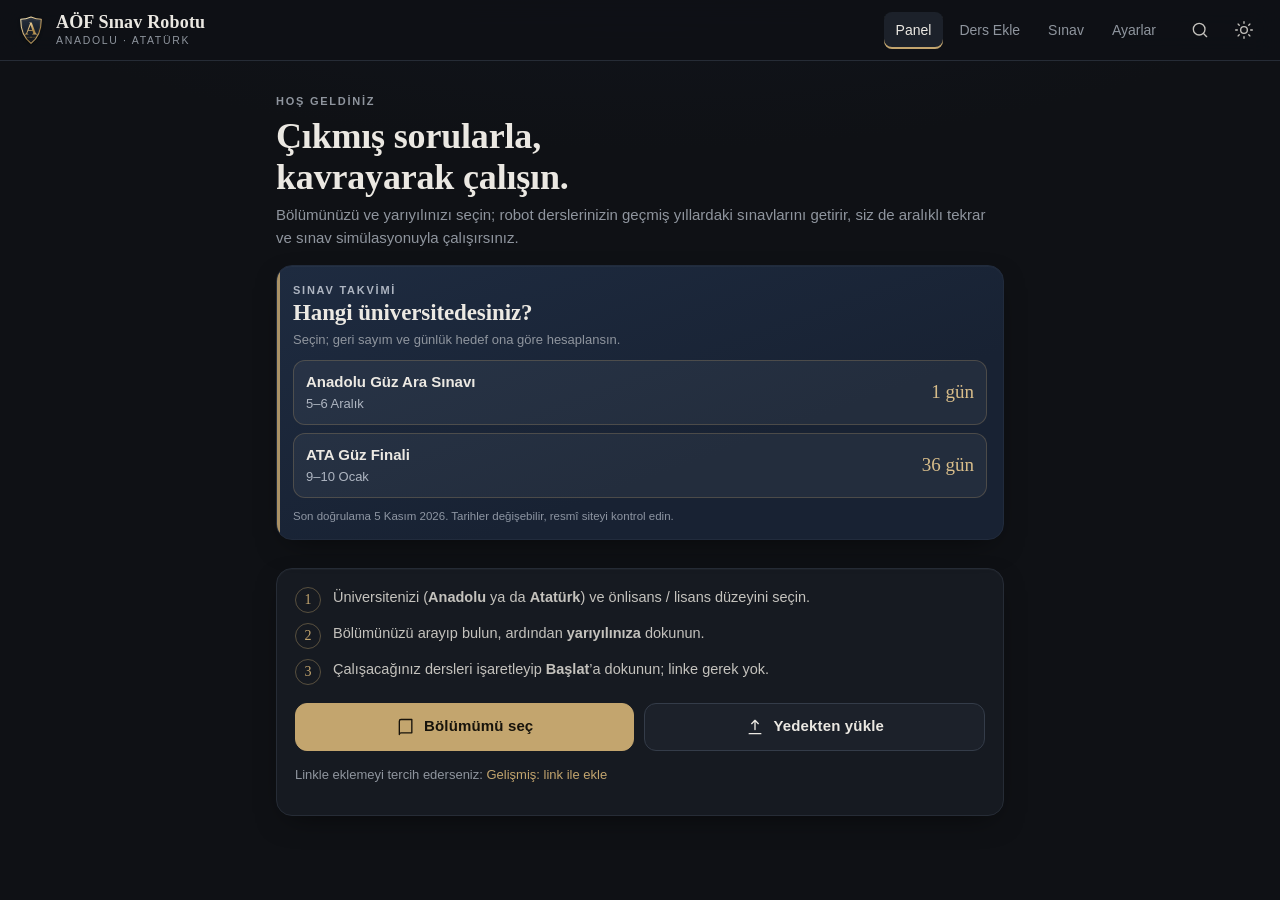
<file: index.html>
<!DOCTYPE html>
<html lang="tr" data-theme="dark">
<head>
<meta charset="UTF-8">
<meta name="viewport" content="width=device-width, initial-scale=1, viewport-fit=cover">
<title>AÖF Sınav Robotu</title>
<meta name="description" content="Anadolu AÖF ve Atatürk Üniversitesi AÖF çıkmış sınav sorularıyla kavramaya dayalı çalışma, aralıklı tekrar ve sınav simülasyonu.">
<meta name="theme-color" content="#0f1115" id="themeColor">
<meta name="apple-mobile-web-app-capable" content="yes">
<meta name="mobile-web-app-capable" content="yes">
<meta name="apple-mobile-web-app-status-bar-style" content="black-translucent">
<meta name="apple-mobile-web-app-title" content="AÖF Robotu">
<meta name="application-name" content="AÖF Robotu">
<meta name="format-detection" content="telephone=no">
<link rel="manifest" href="manifest.webmanifest">
<link rel="icon" href="assets/logo.svg" type="image/svg+xml">
<link rel="icon" href="assets/favicon-32.png" type="image/png" sizes="32x32">
<link rel="icon" href="assets/favicon-16.png" type="image/png" sizes="16x16">
<link rel="apple-touch-icon" href="assets/apple-touch-icon.png">
<link rel="apple-touch-icon" sizes="180x180" href="assets/apple-touch-icon-180.png">
<link rel="apple-touch-icon" sizes="167x167" href="assets/apple-touch-icon-167.png">
<link rel="apple-touch-icon" sizes="152x152" href="assets/apple-touch-icon-152.png">
<link rel="apple-touch-icon" sizes="120x120" href="assets/apple-touch-icon-120.png">
<link rel="apple-touch-startup-image" href="assets/splash/splash-1320x2868.jpg" media="(device-width: 440px) and (device-height: 956px) and (-webkit-device-pixel-ratio: 3) and (orientation: portrait)">
<link rel="apple-touch-startup-image" href="assets/splash/splash-1290x2796.jpg" media="(device-width: 430px) and (device-height: 932px) and (-webkit-device-pixel-ratio: 3) and (orientation: portrait)">
<link rel="apple-touch-startup-image" href="assets/splash/splash-1206x2622.jpg" media="(device-width: 402px) and (device-height: 874px) and (-webkit-device-pixel-ratio: 3) and (orientation: portrait)">
<link rel="apple-touch-startup-image" href="assets/splash/splash-1179x2556.jpg" media="(device-width: 393px) and (device-height: 852px) and (-webkit-device-pixel-ratio: 3) and (orientation: portrait)">
<link rel="apple-touch-startup-image" href="assets/splash/splash-1284x2778.jpg" media="(device-width: 428px) and (device-height: 926px) and (-webkit-device-pixel-ratio: 3) and (orientation: portrait)">
<link rel="apple-touch-startup-image" href="assets/splash/splash-1170x2532.jpg" media="(device-width: 390px) and (device-height: 844px) and (-webkit-device-pixel-ratio: 3) and (orientation: portrait)">
<link rel="apple-touch-startup-image" href="assets/splash/splash-1125x2436.jpg" media="(device-width: 375px) and (device-height: 812px) and (-webkit-device-pixel-ratio: 3) and (orientation: portrait)">
<link rel="apple-touch-startup-image" href="assets/splash/splash-1242x2688.jpg" media="(device-width: 414px) and (device-height: 896px) and (-webkit-device-pixel-ratio: 3) and (orientation: portrait)">
<link rel="apple-touch-startup-image" href="assets/splash/splash-828x1792.jpg" media="(device-width: 414px) and (device-height: 896px) and (-webkit-device-pixel-ratio: 2) and (orientation: portrait)">
<link rel="apple-touch-startup-image" href="assets/splash/splash-750x1334.jpg" media="(device-width: 375px) and (device-height: 667px) and (-webkit-device-pixel-ratio: 2) and (orientation: portrait)">
<link rel="apple-touch-startup-image" href="assets/splash/splash-1242x2208.jpg" media="(device-width: 414px) and (device-height: 736px) and (-webkit-device-pixel-ratio: 3) and (orientation: portrait)">
<link rel="stylesheet" href="assets/app.css?v=26.0">
<script>
  // Tema, ilk boyamadan önce uygulanır (yanıp sönmeyi önler)
  (function () {
    try {
      var t = localStorage.getItem('aof_theme') || 'dark';
      if (t === 'system') t = (window.matchMedia && matchMedia('(prefers-color-scheme: light)').matches) ? 'light' : 'dark';
      document.documentElement.setAttribute('data-theme', t === 'light' ? 'light' : 'dark');
    } catch (e) {}
  })();
</script>
</head>
<body>
<svg width="0" height="0" style="position:absolute" aria-hidden="true">
  <defs>
    <symbol id="i-home" viewBox="0 0 24 24"><path d="M4 10.5 12 4l8 6.5V20a1 1 0 0 1-1 1h-4.5v-6h-5v6H5a1 1 0 0 1-1-1z"/></symbol>
    <symbol id="i-plus" viewBox="0 0 24 24"><path d="M12 5v14M5 12h14"/></symbol>
    <symbol id="i-timer" viewBox="0 0 24 24"><circle cx="12" cy="13" r="8"/><path d="M12 9v4l2.5 2.5M9.5 2.5h5"/></symbol>
    <symbol id="i-gear" viewBox="0 0 24 24"><circle cx="12" cy="12" r="3"/><path d="M19.4 15a1.7 1.7 0 0 0 .3 1.8l.1.1a2 2 0 1 1-2.8 2.8l-.1-.1a1.7 1.7 0 0 0-1.8-.3 1.7 1.7 0 0 0-1 1.5V21a2 2 0 1 1-4 0v-.1a1.7 1.7 0 0 0-1.1-1.5 1.7 1.7 0 0 0-1.8.3l-.1.1a2 2 0 1 1-2.8-2.8l.1-.1a1.7 1.7 0 0 0 .3-1.8 1.7 1.7 0 0 0-1.5-1H3a2 2 0 1 1 0-4h.1a1.7 1.7 0 0 0 1.5-1.1 1.7 1.7 0 0 0-.3-1.8l-.1-.1a2 2 0 1 1 2.8-2.8l.1.1a1.7 1.7 0 0 0 1.8.3H9a1.7 1.7 0 0 0 1-1.5V3a2 2 0 1 1 4 0v.1a1.7 1.7 0 0 0 1 1.5 1.7 1.7 0 0 0 1.8-.3l.1-.1a2 2 0 1 1 2.8 2.8l-.1.1a1.7 1.7 0 0 0-.3 1.8V9a1.7 1.7 0 0 0 1.5 1H21a2 2 0 1 1 0 4h-.1a1.7 1.7 0 0 0-1.5 1z"/></symbol>
    <symbol id="i-sun" viewBox="0 0 24 24"><circle cx="12" cy="12" r="4"/><path d="M12 2v2M12 20v2M4.9 4.9l1.4 1.4M17.7 17.7l1.4 1.4M2 12h2M20 12h2M4.9 19.1l1.4-1.4M17.7 6.3l1.4-1.4"/></symbol>
    <symbol id="i-moon" viewBox="0 0 24 24"><path d="M20 14.5A8 8 0 0 1 9.5 4 8 8 0 1 0 20 14.5z"/></symbol>
    <symbol id="i-left" viewBox="0 0 24 24"><path d="m15 18-6-6 6-6"/></symbol>
    <symbol id="i-right" viewBox="0 0 24 24"><path d="m9 18 6-6-6-6"/></symbol>
    <symbol id="i-x" viewBox="0 0 24 24"><path d="M18 6 6 18M6 6l12 12"/></symbol>
    <symbol id="i-flag" viewBox="0 0 24 24"><path d="M5 21V4m0 0h11l-2 4 2 4H5"/></symbol>
    <symbol id="i-note" viewBox="0 0 24 24"><path d="M4 20h4L19 9l-4-4L4 16zM14 6l4 4"/></symbol>
    <symbol id="i-search" viewBox="0 0 24 24"><circle cx="11" cy="11" r="7"/><path d="m20 20-3.5-3.5"/></symbol>
    <symbol id="i-refresh" viewBox="0 0 24 24"><path d="M20 11a8 8 0 0 0-14.3-4.9L4 8m0-4v4h4M4 13a8 8 0 0 0 14.3 4.9L20 16m0 4v-4h-4"/></symbol>
    <symbol id="i-trash" viewBox="0 0 24 24"><path d="M4 7h16M9 7V4h6v3M6 7l1 13h10l1-13"/></symbol>
    <symbol id="i-down" viewBox="0 0 24 24"><path d="M12 4v11m0 0-4-4m4 4 4-4M5 20h14"/></symbol>
    <symbol id="i-up" viewBox="0 0 24 24"><path d="M12 15V4m0 0L8 8m4-4 4 4M5 20h14"/></symbol>
    <symbol id="i-layers" viewBox="0 0 24 24"><path d="m12 3 9 5-9 5-9-5zM3 13l9 5 9-5"/></symbol>
    <symbol id="i-alert" viewBox="0 0 24 24"><path d="M12 3 2 20h20zM12 10v4M12 17h.01"/></symbol>
    <symbol id="i-book" viewBox="0 0 24 24"><path d="M4 5a2 2 0 0 1 2-2h13v16H6a2 2 0 0 0-2 2zM4 21V5"/></symbol>
    <symbol id="i-grid" viewBox="0 0 24 24"><path d="M4 4h7v7H4zM13 4h7v7h-7zM4 13h7v7H4zM13 13h7v7h-7z"/></symbol>
    <symbol id="i-shuffle" viewBox="0 0 24 24"><path d="M16 4h4v4M4 20 20 4M20 16v4h-4M15 15l5 5M4 4l5 5"/></symbol>
    <symbol id="i-check" viewBox="0 0 24 24"><path d="m5 12 5 5 9-10"/></symbol>
    <symbol id="i-link" viewBox="0 0 24 24"><path d="M10 14a4 4 0 0 0 5.7 0l3-3a4 4 0 0 0-5.7-5.7l-1 1M14 10a4 4 0 0 0-5.7 0l-3 3a4 4 0 0 0 5.7 5.7l1-1"/></symbol>
    <symbol id="i-cloud" viewBox="0 0 24 24"><path d="M7 18a4 4 0 0 1-.5-8A6 6 0 0 1 18 9a4.5 4.5 0 0 1-.5 9zM12 11v6m0 0-2.5-2.5M12 17l2.5-2.5"/></symbol>
    <symbol id="i-bulb" viewBox="0 0 24 24"><path d="M9 18h6M10 21h4M12 3a6 6 0 0 0-3.5 10.9c.6.5 1 1.2 1 2V16h5v-.1c0-.8.4-1.5 1-2A6 6 0 0 0 12 3z"/></symbol>
    <symbol id="i-share" viewBox="0 0 24 24"><path d="M12 3v12M8 7l4-4 4 4M8.5 10H6v11h12V10h-2.5"/></symbol>
    <symbol id="i-plussq" viewBox="0 0 24 24"><rect x="4" y="4" width="16" height="16" rx="4"/><path d="M12 8.5v7M8.5 12h7"/></symbol>
  </defs>
</svg>

<header class="topbar" id="topbar">
  <a class="brand" href="#/" aria-label="AÖF Sınav Robotu — Panel">
    <span class="brand-mark" aria-hidden="true"><img src="assets/logo.svg" alt="" width="30" height="30"></span>
    <span class="brand-text"><span class="brand-name">AÖF Sınav Robotu</span><span class="brand-sub">Anadolu · Atatürk</span></span>
  </a>
  <nav class="topnav" aria-label="Ana menü">
    <a href="#/" data-nav="home">Panel</a>
    <a href="#/ekle" data-nav="add">Ders Ekle</a>
    <a href="#/sinav" data-nav="exam">Sınav</a>
    <a href="#/ayarlar" data-nav="settings">Ayarlar</a>
  </nav>
  <div class="topbar-actions">
    <a class="icon-btn" href="#/ara" aria-label="Ara"><svg><use href="#i-search"/></svg></a>
    <button class="icon-btn" data-act="toggleTheme" aria-label="Tema değiştir"><svg><use href="#i-sun" id="themeIconUse"/></svg></button>
  </div>
</header>

<main id="view" class="view" tabindex="-1"></main>

<nav class="tabbar" id="tabbar" aria-label="Alt menü">
  <a href="#/" data-nav="home"><svg><use href="#i-home"/></svg><span>Panel</span></a>
  <a href="#/ekle" data-nav="add"><svg><use href="#i-plus"/></svg><span>Ekle</span></a>
  <a href="#/sinav" data-nav="exam"><svg><use href="#i-timer"/></svg><span>Sınav</span></a>
  <a href="#/ayarlar" data-nav="settings"><svg><use href="#i-gear"/></svg><span>Ayarlar</span></a>
</nav>

<div id="toast" class="toast" role="status" aria-live="polite"></div>
<div id="modalRoot"></div>

<noscript><p style="padding:24px">Bu uygulama JavaScript gerektirir.</p></noscript>
<script src="assets/app.js?v=26.0"></script>
</body>
</html>
</file>
<file: assets/app.css>
/* AÖF Sınav Robotu — arayüz
   Grafit + lacivert zemin, tek vurgu rengi: fırçalanmış pirinç. */

:root {
  --serif: "Iowan Old Style", "Palatino Linotype", Palatino, "Book Antiqua", "URW Palladio L", Georgia, serif;
  --sans: -apple-system, BlinkMacSystemFont, "SF Pro Text", "Segoe UI", "Helvetica Neue", Inter, Roboto, Arial, sans-serif;
  --mono: ui-monospace, "SF Mono", Menlo, Consolas, monospace;
  --r-sm: 8px; --r: 12px; --r-lg: 16px;
  --tap: 48px;
  --maxw: 760px;
  --sat: env(safe-area-inset-top, 0px);
  --sab: env(safe-area-inset-bottom, 0px);
  --sal: env(safe-area-inset-left, 0px);
  --sar: env(safe-area-inset-right, 0px);
  --ease: cubic-bezier(.2,.7,.2,1);
}

[data-theme="dark"] {
  color-scheme: dark;
  --bg: #0f1115;
  --bg-grad: #121722;
  --surface: #161a21;
  --surface-2: #1c212a;
  --surface-3: #232935;
  --line: #262c36;
  --line-2: #343c49;
  --text: #ebe8e2;
  --text-2: #c4c2bd;
  --muted: #8f959e;
  --faint: #626873;
  --accent: #c3a56e;
  --accent-2: #d8bd8a;
  --accent-ink: #17130b;
  --accent-soft: rgba(195,165,110,.12);
  --accent-line: rgba(195,165,110,.38);
  --navy: #182233;
  --navy-2: #1e2b40;
  --ok: #7cb495;
  --ok-soft: rgba(124,180,149,.14);
  --err: #d07a6a;
  --err-soft: rgba(208,122,106,.14);
  --warn: #cfa755;
  --shadow: 0 1px 0 rgba(255,255,255,.03) inset, 0 10px 30px -12px rgba(0,0,0,.6);
  --paper: #f6f4ef;
  --paper-line: #2f3540;
}

[data-theme="light"] {
  color-scheme: light;
  --bg: #f3f1ec;
  --bg-grad: #eceae4;
  --surface: #ffffff;
  --surface-2: #f8f7f4;
  --surface-3: #efede8;
  --line: #e3dfd6;
  --line-2: #d3cec3;
  --text: #16181b;
  --text-2: #33363b;
  --muted: #5f646b;
  --faint: #8b9097;
  --accent: #8a6a30;
  --accent-2: #74581f;
  --accent-ink: #ffffff;
  --accent-soft: rgba(138,106,48,.09);
  --accent-line: rgba(138,106,48,.35);
  --navy: #1c2940;
  --navy-2: #24344f;
  --ok: #2f7a55;
  --ok-soft: rgba(47,122,85,.1);
  --err: #a8473a;
  --err-soft: rgba(168,71,58,.09);
  --warn: #9a7420;
  --shadow: 0 1px 2px rgba(20,20,20,.04), 0 8px 24px -14px rgba(20,24,32,.25);
  --paper: #ffffff;
  --paper-line: #e3dfd6;
}

*, *::before, *::after { box-sizing: border-box; }
html { -webkit-text-size-adjust: 100%; text-size-adjust: 100%; background: var(--bg); }
body {
  margin: 0; min-height: 100vh; min-height: 100dvh;
  background:
    radial-gradient(1200px 500px at 50% -200px, var(--bg-grad), transparent 70%),
    var(--bg);
  color: var(--text); font-family: var(--sans); font-size: 16px; line-height: 1.5;
  -webkit-font-smoothing: antialiased; -moz-osx-font-smoothing: grayscale;
  -webkit-tap-highlight-color: transparent;
  overflow-x: hidden;
}
svg { width: 20px; height: 20px; fill: none; stroke: currentColor; stroke-width: 1.6; stroke-linecap: round; stroke-linejoin: round; flex: none; }
a { color: inherit; text-decoration: none; }
button, input, select, textarea { font: inherit; color: inherit; }
button { cursor: pointer; background: none; border: 0; padding: 0; }
:focus-visible { outline: 2px solid var(--accent); outline-offset: 2px; border-radius: 6px; }
.hidden { display: none !important; }
.num { font-variant-numeric: tabular-nums; }
.sr { position: absolute; width: 1px; height: 1px; overflow: hidden; clip: rect(0 0 0 0); white-space: nowrap; }

/* ---------- Üst çubuk ---------- */
.topbar {
  position: sticky; top: 0; z-index: 40;
  display: flex; align-items: center; gap: 12px;
  padding: calc(10px + var(--sat)) calc(16px + var(--sar)) 10px calc(16px + var(--sal));
  background: color-mix(in srgb, var(--bg) 86%, transparent);
  -webkit-backdrop-filter: saturate(140%) blur(14px); backdrop-filter: saturate(140%) blur(14px);
  border-bottom: 1px solid var(--line);
}
.brand { display: flex; align-items: center; gap: 10px; min-width: 0; margin-right: auto; }
.brand-mark svg { width: 30px; height: 30px; stroke: var(--accent); stroke-width: 1.5; }
.brand-mark rect { fill: var(--accent-soft); }
.brand-text { display: flex; flex-direction: column; line-height: 1.1; min-width: 0; }
.brand-name { font-family: var(--serif); font-size: 18px; font-weight: 600; letter-spacing: .01em; white-space: nowrap; }
.brand-sub { font-size: 10.5px; letter-spacing: .16em; text-transform: uppercase; color: var(--muted); margin-top: 2px; }
.topnav { display: none; gap: 4px; }
.topnav a { padding: 8px 12px; border-radius: 8px; color: var(--muted); font-size: 14px; font-weight: 500; }
.topnav a:hover { color: var(--text); }
.topnav a.active { color: var(--text); background: var(--surface-2); box-shadow: inset 0 -2px 0 var(--accent); }
.topbar-actions { display: flex; gap: 4px; }
.icon-btn {
  width: 40px; height: 40px; border-radius: 10px; display: inline-flex; align-items: center; justify-content: center;
  color: var(--text-2); border: 1px solid transparent;
}
.icon-btn:hover { background: var(--surface-2); border-color: var(--line); }
.icon-btn.on { color: var(--accent); }

/* ---------- Alt sekme çubuğu ---------- */
.tabbar {
  position: fixed; left: 0; right: 0; bottom: 0; z-index: 40;
  display: grid; grid-template-columns: repeat(4, 1fr);
  padding: 6px calc(8px + var(--sar)) calc(6px + var(--sab)) calc(8px + var(--sal));
  background: color-mix(in srgb, var(--bg) 90%, transparent);
  -webkit-backdrop-filter: saturate(140%) blur(14px); backdrop-filter: saturate(140%) blur(14px);
  border-top: 1px solid var(--line);
}
.tabbar a { display: flex; flex-direction: column; align-items: center; gap: 3px; padding: 6px 0 4px; color: var(--faint); font-size: 11px; letter-spacing: .04em; min-height: var(--tap); }
.tabbar a svg { width: 22px; height: 22px; }
.tabbar a.active { color: var(--accent); }
body.immersive .tabbar, body.immersive .topbar { display: none; }

/* ---------- Görünüm ---------- */
.view {
  max-width: var(--maxw); margin: 0 auto;
  padding: 20px calc(16px + var(--sar)) calc(96px + var(--sab)) calc(16px + var(--sal));
  outline: none;
}
body.immersive .view { padding-top: 0; padding-bottom: 0; max-width: 820px; }

.eyebrow { font-size: 11px; letter-spacing: .16em; text-transform: uppercase; color: var(--muted); font-weight: 600; }
.h1 { font-family: var(--serif); font-weight: 600; font-size: 30px; line-height: 1.15; letter-spacing: -.005em; margin: 6px 0 4px; }
.h2 { font-family: var(--serif); font-weight: 600; font-size: 21px; line-height: 1.2; margin: 0; }
.lede { color: var(--muted); margin: 6px 0 0; font-size: 15px; }
.section { margin-top: 28px; }
.section-head { display: flex; align-items: baseline; justify-content: space-between; gap: 12px; margin-bottom: 12px; }
.section-head .link { font-size: 14px; color: var(--accent); }
.rule { height: 1px; background: var(--line); border: 0; margin: 20px 0; }
.muted { color: var(--muted); }
.small { font-size: 13px; }

/* ---------- Kartlar ---------- */
.card {
  background: var(--surface); border: 1px solid var(--line); border-radius: var(--r-lg);
  box-shadow: var(--shadow);
}
.card-pad { padding: 18px; }
.hero {
  position: relative; overflow: hidden;
  background: linear-gradient(160deg, var(--navy-2), var(--navy) 60%);
  border: 1px solid color-mix(in srgb, var(--navy-2) 60%, var(--line));
  border-radius: var(--r-lg); padding: 20px; color: #ece9e3;
}
.hero::after {
  content: ""; position: absolute; inset: 0; pointer-events: none;
  background: linear-gradient(90deg, transparent, rgba(195,165,110,.08), transparent);
  border-top: 1px solid rgba(195,165,110,.35);
  border-radius: inherit; mask: linear-gradient(#000, transparent 40%); -webkit-mask: linear-gradient(#000, transparent 40%);
}
.hero .eyebrow { color: #aeb5c1; }
.hero-num { font-family: var(--serif); font-size: 52px; line-height: 1; font-weight: 600; letter-spacing: -.02em; }
.hero-row { display: flex; align-items: flex-end; justify-content: space-between; gap: 14px 16px; margin-top: 10px; flex-wrap: wrap; }
.hero-row > .btn { flex: 1 1 100%; }
@media (min-width: 560px) { .hero-row > .btn { flex: 0 0 auto; } }
.hero-sub { color: #b9bfca; font-size: 14px; margin-top: 6px; }
.hero .btn-primary { background: #c3a56e; color: #17130b; border-color: #c3a56e; }

.stats { display: grid; grid-template-columns: repeat(3, 1fr); gap: 10px; margin-top: 12px; }
.stat { background: var(--surface); border: 1px solid var(--line); border-radius: var(--r); padding: 12px 12px 10px; min-width: 0; }
.stat .v { font-family: var(--serif); font-size: 24px; font-weight: 600; line-height: 1.1; font-variant-numeric: tabular-nums; }
.stat .k { font-size: 11px; letter-spacing: .1em; text-transform: uppercase; color: var(--muted); margin-top: 4px; white-space: nowrap; overflow: hidden; text-overflow: ellipsis; }
.stat.accent .v { color: var(--accent); }
.stat.err .v { color: var(--err); }
.stat.ok .v { color: var(--ok); }

/* ---------- Düğmeler ---------- */
.btn {
  display: inline-flex; align-items: center; justify-content: center; gap: 8px;
  min-height: var(--tap); padding: 0 18px; border-radius: 12px;
  border: 1px solid var(--line-2); background: var(--surface-2); color: var(--text);
  font-weight: 600; font-size: 15px; letter-spacing: .01em; white-space: nowrap;
  transition: background .15s, border-color .15s, transform .08s;
}
.btn:hover { border-color: var(--accent-line); }
.btn:active { transform: translateY(1px); }
.btn[disabled] { opacity: .45; pointer-events: none; }
.btn-primary { background: var(--accent); border-color: var(--accent); color: var(--accent-ink); }
.btn-primary:hover { background: var(--accent-2); border-color: var(--accent-2); }
.btn-ghost { background: transparent; border-color: transparent; color: var(--text-2); }
.btn-ghost:hover { background: var(--surface-2); border-color: var(--line); }
.btn-danger { color: var(--err); border-color: color-mix(in srgb, var(--err) 40%, var(--line)); background: transparent; }
.btn-block { width: 100%; }
.btn-sm { min-height: 38px; padding: 0 12px; font-size: 14px; border-radius: 10px; }
.btn-row { display: flex; gap: 10px; flex-wrap: wrap; }
.btn-row > .btn { flex: 1 1 auto; }

/* Hızlı mod listesi */
.modes { display: grid; grid-template-columns: 1fr 1fr; gap: 10px; }
.mode {
  display: flex; flex-direction: column; gap: 10px; text-align: left;
  padding: 14px; border-radius: var(--r); background: var(--surface); border: 1px solid var(--line);
  min-height: 92px; transition: border-color .15s, background .15s;
}
.mode:hover { border-color: var(--accent-line); }
.mode[disabled] { opacity: .5; pointer-events: none; }
.mode-top { display: flex; align-items: center; justify-content: space-between; color: var(--muted); }
.mode-top svg { color: var(--accent); }
.mode-count { font-family: var(--serif); font-size: 22px; color: var(--text); font-variant-numeric: tabular-nums; }
.mode-name { font-weight: 600; font-size: 15px; }
.mode-desc { font-size: 12.5px; color: var(--muted); margin-top: -6px; }

/* ---------- Ders listesi ---------- */
.list { display: flex; flex-direction: column; gap: 10px; }
.course {
  display: block; padding: 16px; border-radius: var(--r-lg); background: var(--surface); border: 1px solid var(--line);
  transition: border-color .15s;
}
.course:hover { border-color: var(--accent-line); }
.course-top { display: flex; gap: 12px; align-items: flex-start; justify-content: space-between; }
.course-title { font-family: var(--serif); font-size: 18px; font-weight: 600; line-height: 1.25; }
.course-meta { display: flex; flex-wrap: wrap; gap: 6px 12px; margin-top: 8px; font-size: 13px; color: var(--muted); }
.course-meta b { color: var(--text-2); font-weight: 600; font-variant-numeric: tabular-nums; }
.pct { font-family: var(--serif); font-size: 22px; font-weight: 600; color: var(--accent); font-variant-numeric: tabular-nums; line-height: 1; }
.pct small { font-size: 13px; color: var(--muted); margin-left: 1px; }
.tag {
  display: inline-flex; align-items: center; gap: 6px; height: 22px; padding: 0 8px; border-radius: 6px;
  font-size: 11px; letter-spacing: .08em; text-transform: uppercase; font-weight: 600;
  border: 1px solid var(--line-2); color: var(--muted); white-space: nowrap;
}
.tag.accent { color: var(--accent); border-color: var(--accent-line); background: var(--accent-soft); }
.tag.ok { color: var(--ok); border-color: color-mix(in srgb, var(--ok) 40%, transparent); background: var(--ok-soft); }
.tag.err { color: var(--err); border-color: color-mix(in srgb, var(--err) 40%, transparent); background: var(--err-soft); }
.tags { display: flex; gap: 6px; flex-wrap: wrap; }

.bar { height: 4px; border-radius: 4px; background: var(--surface-3); overflow: hidden; margin-top: 12px; display: flex; }
.bar > i { display: block; height: 100%; background: var(--accent); }
.bar > i.ok { background: var(--ok); }
.bar > i.mid { background: color-mix(in srgb, var(--accent) 45%, var(--surface-3)); }

/* Satır listesi */
.rows { background: var(--surface); border: 1px solid var(--line); border-radius: var(--r-lg); overflow: hidden; }
.row {
  display: flex; align-items: center; gap: 12px; padding: 14px 16px; min-height: 56px; width: 100%; text-align: left;
  border-top: 1px solid var(--line);
}
.row:first-child { border-top: 0; }
button.row:hover, a.row:hover { background: var(--surface-2); }
.row-main { flex: 1; min-width: 0; }
.row-title { display: block; font-weight: 600; font-size: 15px; }
.row-sub { display: block; font-size: 13px; color: var(--muted); margin-top: 1px; }
.row-end { display: flex; align-items: center; gap: 8px; color: var(--muted); font-size: 13px; font-variant-numeric: tabular-nums; }
.row-end svg { color: var(--faint); }
.row-icon { width: 36px; height: 36px; border-radius: 10px; display: grid; place-items: center; background: var(--surface-2); color: var(--accent); border: 1px solid var(--line); flex: none; }

/* ---------- Formlar ---------- */
.field { display: flex; flex-direction: column; gap: 6px; }
.label { font-size: 12px; letter-spacing: .1em; text-transform: uppercase; color: var(--muted); font-weight: 600; }
.input, .select, .textarea {
  width: 100%; min-height: var(--tap); padding: 12px 14px; border-radius: 12px;
  background: var(--surface-2); border: 1px solid var(--line-2); color: var(--text);
  font-size: 16px; outline: none; -webkit-appearance: none; appearance: none;
}
.textarea { min-height: 110px; resize: vertical; line-height: 1.5; }
.input:focus, .select:focus, .textarea:focus { border-color: var(--accent); box-shadow: 0 0 0 3px var(--accent-soft); }
.select {
  padding-right: 38px;
  background-image: linear-gradient(45deg, transparent 50%, var(--muted) 50%), linear-gradient(135deg, var(--muted) 50%, transparent 50%);
  background-position: calc(100% - 20px) 50%, calc(100% - 15px) 50%;
  background-size: 5px 5px; background-repeat: no-repeat;
}
.input::placeholder, .textarea::placeholder { color: var(--faint); }
.help { font-size: 13px; color: var(--muted); }
.grid2 { display: grid; grid-template-columns: 1fr 1fr; gap: 10px; }

.link-row { padding: 14px; border-radius: var(--r-lg); background: var(--surface); border: 1px solid var(--line); display: flex; flex-direction: column; gap: 10px; }
.link-row .grid2 { grid-template-columns: 1.6fr 1fr; }
.link-row-head { display: flex; align-items: center; justify-content: space-between; gap: 8px; }
.link-input-wrap { position: relative; }
.link-input-wrap .input { padding-right: 84px; }
.paste-btn { position: absolute; right: 6px; top: 6px; bottom: 6px; padding: 0 12px; border-radius: 9px; font-size: 13px; font-weight: 600; color: var(--accent); background: var(--accent-soft); border: 1px solid var(--accent-line); }
.detect { font-size: 12px; letter-spacing: .08em; text-transform: uppercase; font-weight: 600; color: var(--faint); }
.detect.ok { color: var(--ok); }
.detect.err { color: var(--err); text-transform: none; letter-spacing: 0; font-size: 13px; font-weight: 500; text-align: right; }

.steps { display: grid; gap: 10px; counter-reset: s; margin: 0; padding: 0; list-style: none; }
.steps li { display: flex; gap: 12px; align-items: flex-start; font-size: 14.5px; color: var(--text-2); }
.steps li::before {
  counter-increment: s; content: counter(s); flex: none;
  width: 26px; height: 26px; border-radius: 50%; display: grid; place-items: center;
  font-family: var(--serif); font-size: 14px; color: var(--accent); border: 1px solid var(--accent-line);
}
.steps code, .code { font-family: var(--mono); font-size: 12.5px; background: var(--surface-3); border: 1px solid var(--line); padding: 1px 6px; border-radius: 6px; word-break: break-all; }

.seg { display: inline-flex; padding: 3px; gap: 3px; background: var(--surface-2); border: 1px solid var(--line); border-radius: 12px; width: 100%; }
.seg button { flex: 1; min-height: 40px; border-radius: 9px; font-size: 14px; font-weight: 600; color: var(--muted); }
.seg button.on { background: var(--surface); color: var(--text); box-shadow: 0 1px 0 var(--line-2), inset 0 -2px 0 var(--accent); }

.switch { position: relative; width: 50px; height: 30px; flex: none; }
.switch input { position: absolute; inset: 0; opacity: 0; margin: 0; cursor: pointer; z-index: 1; }
.switch span { position: absolute; inset: 0; border-radius: 30px; background: var(--surface-3); border: 1px solid var(--line-2); transition: .2s; }
.switch span::after { content: ""; position: absolute; top: 3px; left: 3px; width: 22px; height: 22px; border-radius: 50%; background: var(--text-2); transition: .2s var(--ease); }
.switch input:checked + span { background: var(--accent); border-color: var(--accent); }
.switch input:checked + span::after { transform: translateX(20px); background: var(--accent-ink); }

.chips { display: flex; flex-wrap: wrap; gap: 8px; }
.chip { min-height: 40px; padding: 0 14px; border-radius: 10px; border: 1px solid var(--line-2); background: var(--surface-2); font-size: 14px; font-weight: 500; color: var(--text-2); display: inline-flex; align-items: center; gap: 6px; }
.chip.on { border-color: var(--accent); color: var(--accent); background: var(--accent-soft); }

/* ---------- Soru oynatıcı ---------- */
.player { display: flex; flex-direction: column; min-height: 100vh; min-height: 100dvh; }
.p-head {
  position: sticky; top: 0; z-index: 30;
  display: flex; align-items: center; gap: 8px;
  padding: calc(8px + var(--sat)) 4px 8px;
  background: color-mix(in srgb, var(--bg) 90%, transparent);
  -webkit-backdrop-filter: blur(14px); backdrop-filter: blur(14px);
}
.p-title { flex: 1; min-width: 0; text-align: center; }
.p-title .t { font-family: var(--serif); font-weight: 600; font-size: 16px; white-space: nowrap; overflow: hidden; text-overflow: ellipsis; }
.p-title .s { font-size: 12px; color: var(--muted); font-variant-numeric: tabular-nums; letter-spacing: .04em; }
.p-progress { height: 2px; background: var(--line); margin: 0 4px; border-radius: 2px; overflow: hidden; }
.p-progress i { display: block; height: 100%; background: var(--accent); transition: width .3s var(--ease); }
.p-body { flex: 1; padding: 14px 0 16px; touch-action: pan-y; }
.p-meta { display: flex; align-items: center; justify-content: space-between; gap: 8px; margin-bottom: 10px; flex-wrap: wrap; }
.boxdots { display: inline-flex; gap: 4px; align-items: center; }
.boxdots i { width: 6px; height: 6px; border-radius: 50%; background: var(--line-2); }
.boxdots i.on { background: var(--accent); }
.paper {
  position: relative; background: var(--paper); border-radius: 14px; padding: 10px;
  border: 1px solid var(--paper-line);
  box-shadow: 0 18px 40px -22px rgba(0,0,0,.65);
  min-height: 160px; display: flex; align-items: center; justify-content: center;
}
.paper img { display: block; width: 100%; height: auto; max-height: 62vh; object-fit: contain; border-radius: 6px; cursor: zoom-in; }
.paper .img-err { color: #8a2e22; font-size: 14px; padding: 30px 12px; text-align: center; }
.paper .zoom-hint { position: absolute; right: 10px; bottom: 10px; width: 30px; height: 30px; border-radius: 8px; background: rgba(15,17,21,.6); color: #fff; display: grid; place-items: center; pointer-events: none; }
.paper .zoom-hint svg { width: 16px; height: 16px; }
.slide-in { animation: slideIn .28s var(--ease); }
.slide-back { animation: slideBack .28s var(--ease); }
@keyframes slideIn { from { opacity: 0; transform: translateX(16px); } to { opacity: 1; transform: none; } }
@keyframes slideBack { from { opacity: 0; transform: translateX(-16px); } to { opacity: 1; transform: none; } }

.qstats { display: flex; gap: 14px; font-size: 12.5px; color: var(--muted); font-variant-numeric: tabular-nums; }
.qstats b { font-weight: 600; }
.qstats .ok { color: var(--ok); } .qstats .err { color: var(--err); }

.feedback { min-height: 26px; margin-top: 14px; display: flex; align-items: center; gap: 8px; font-weight: 600; font-size: 15px; }
.feedback.ok { color: var(--ok); } .feedback.err { color: var(--err); } .feedback.warn { color: var(--warn); }
.feedback svg { width: 18px; height: 18px; stroke-width: 2; }
.after { display: flex; gap: 8px; margin-top: 12px; flex-wrap: wrap; }
.after .btn { flex: 1 1 auto; }
.hint-box { margin-top: 12px; }
.hint-box .paper { min-height: 60px; }
.note-box { margin-top: 12px; padding: 12px 14px; border-radius: 12px; background: var(--accent-soft); border: 1px solid var(--accent-line); font-size: 14px; color: var(--text-2); white-space: pre-wrap; word-break: break-word; }

.dock {
  position: sticky; bottom: 0; z-index: 30;
  padding: 10px 0 calc(10px + var(--sab));
  background: linear-gradient(to top, var(--bg) 70%, color-mix(in srgb, var(--bg) 0%, transparent));
}
.opts { display: grid; grid-template-columns: repeat(5, 1fr); gap: 8px; }
.opt {
  height: 58px; border-radius: 14px; border: 1px solid var(--line-2); background: var(--surface);
  font-family: var(--serif); font-size: 24px; font-weight: 600; color: var(--text);
  box-shadow: var(--shadow); transition: transform .08s, background .15s, border-color .15s, color .15s;
  touch-action: manipulation;
}
.opt:hover { border-color: var(--accent-line); }
.opt:active { transform: scale(.97); }
.opt.sel { background: var(--accent); border-color: var(--accent); color: var(--accent-ink); }
.opt.right { background: var(--ok); border-color: var(--ok); color: #0d1a12; }
.opt.wrong { background: var(--err); border-color: var(--err); color: #1d0c08; }
.opt.dim { opacity: .45; }
.opt[disabled] { pointer-events: none; }
.dock-sub { display: flex; justify-content: space-between; align-items: center; margin-top: 8px; gap: 8px; }
.dock-sub .btn { min-height: 40px; }
.kbd-hint { font-size: 11.5px; color: var(--faint); text-align: center; flex: 1; }

/* Sınav */
.timer { font-family: var(--mono); font-size: 15px; font-weight: 600; letter-spacing: .04em; padding: 6px 10px; border-radius: 8px; border: 1px solid var(--line-2); background: var(--surface); }
.timer.low { color: var(--err); border-color: color-mix(in srgb, var(--err) 50%, transparent); }
.qgrid { display: grid; grid-template-columns: repeat(auto-fill, minmax(44px, 1fr)); gap: 6px; }
.qcell {
  height: 44px; border-radius: 10px; border: 1px solid var(--line-2); background: var(--surface-2);
  font-size: 14px; font-weight: 600; font-variant-numeric: tabular-nums; color: var(--muted);
  display: grid; place-items: center; position: relative;
}
.qcell.cur { box-shadow: 0 0 0 2px var(--accent); color: var(--text); }
.qcell.done { background: var(--accent-soft); border-color: var(--accent-line); color: var(--accent); }
.qcell.ok { background: var(--ok-soft); border-color: color-mix(in srgb, var(--ok) 45%, transparent); color: var(--ok); }
.qcell.err { background: var(--err-soft); border-color: color-mix(in srgb, var(--err) 45%, transparent); color: var(--err); }
.qcell.flag::after { content: ""; position: absolute; top: 4px; right: 4px; width: 6px; height: 6px; border-radius: 50%; background: var(--accent); }
.score { font-family: var(--serif); font-size: 72px; line-height: 1; font-weight: 600; letter-spacing: -.03em; }

/* ---------- Modal / sayfa ---------- */
.overlay { position: fixed; inset: 0; z-index: 80; background: rgba(5,7,10,.62); display: flex; align-items: flex-end; justify-content: center; animation: fade .18s; }
@keyframes fade { from { opacity: 0; } }
.sheet {
  width: 100%; max-width: 560px; max-height: 88vh; max-height: 88dvh; overflow: auto;
  background: var(--surface); border: 1px solid var(--line-2); border-bottom: 0;
  border-radius: 20px 20px 0 0; padding: 20px 18px calc(18px + var(--sab));
  animation: up .24s var(--ease);
}
@keyframes up { from { transform: translateY(24px); opacity: .6; } }
.sheet-head { display: flex; align-items: center; justify-content: space-between; gap: 12px; margin-bottom: 12px; }
.sheet .grabber { width: 36px; height: 4px; border-radius: 4px; background: var(--line-2); margin: -8px auto 14px; }
@media (min-width: 700px) {
  .overlay { align-items: center; }
  .sheet { border-radius: 20px; border-bottom: 1px solid var(--line-2); padding-bottom: 20px; }
  .sheet .grabber { display: none; }
}
.zoom { position: fixed; inset: 0; z-index: 90; background: #0b0c0e; overflow: auto; -webkit-overflow-scrolling: touch; touch-action: pinch-zoom pan-x pan-y; }
.zoom img { display: block; width: 100%; height: auto; background: #fff; }
.zoom.big img { width: 200%; max-width: none; }
.zoom-close { position: fixed; top: calc(10px + var(--sat)); right: calc(10px + var(--sar)); z-index: 91; width: 44px; height: 44px; border-radius: 12px; background: rgba(20,22,26,.85); color: #fff; display: grid; place-items: center; border: 1px solid rgba(255,255,255,.15); }

.log { display: flex; flex-direction: column; gap: 8px; margin-top: 14px; max-height: 44vh; overflow: auto; }
.log-item { display: flex; gap: 10px; align-items: flex-start; font-size: 14px; }
.log-item .dot { width: 8px; height: 8px; border-radius: 50%; margin-top: 7px; flex: none; background: var(--faint); }
.log-item.ok .dot { background: var(--ok); } .log-item.err .dot { background: var(--err); } .log-item.run .dot { background: var(--accent); animation: pulse 1s infinite; }
@keyframes pulse { 50% { opacity: .3; } }
.progress { height: 6px; border-radius: 6px; background: var(--surface-3); overflow: hidden; margin-top: 16px; }
.progress i { display: block; height: 100%; width: 0; background: var(--accent); transition: width .3s var(--ease); }

.toast {
  position: fixed; left: 50%; bottom: calc(86px + var(--sab)); transform: translate(-50%, 20px); z-index: 100;
  max-width: calc(100% - 32px); padding: 12px 16px; border-radius: 12px;
  background: var(--surface-3); color: var(--text); border: 1px solid var(--line-2); box-shadow: var(--shadow);
  font-size: 14px; opacity: 0; pointer-events: none; transition: .22s var(--ease);
}
.toast.show { opacity: 1; transform: translate(-50%, 0); }
.toast.err { border-color: color-mix(in srgb, var(--err) 50%, transparent); }
.toast.ok { border-color: color-mix(in srgb, var(--ok) 50%, transparent); }
body.immersive .toast { bottom: calc(150px + var(--sab)); }

.empty { text-align: center; padding: 36px 16px; color: var(--muted); }
.empty .h2 { color: var(--text); margin-bottom: 6px; }
.notice { display: flex; gap: 10px; padding: 12px 14px; border-radius: 12px; background: var(--surface-2); border: 1px solid var(--line); font-size: 14px; color: var(--text-2); }
.notice svg { color: var(--accent); margin-top: 1px; }
.notice.err svg { color: var(--err); }
pre.code-block { font-family: var(--mono); font-size: 12px; line-height: 1.5; background: var(--surface-3); border: 1px solid var(--line); border-radius: 10px; padding: 12px; overflow: auto; max-height: 260px; white-space: pre; color: var(--text-2); }

.search-wrap { position: relative; }
.search-wrap svg { position: absolute; left: 14px; top: 50%; transform: translateY(-50%); color: var(--faint); }
.search-wrap .input { padding-left: 42px; }

/* ---------- Bölüm seçici ---------- */
.back-link { margin-left: -8px; margin-bottom: 6px; }
.wiz { display: grid; grid-template-columns: repeat(4, 1fr); gap: 6px; margin: 4px 0 12px; }
.wiz i { display: block; height: 3px; border-radius: 3px; background: var(--surface-3); }
.wiz i.on { background: var(--accent); }
.uni-card {
  display: flex; align-items: center; gap: 14px; padding: 18px 16px; border-radius: var(--r-lg);
  background: linear-gradient(135deg, var(--navy), color-mix(in srgb, var(--navy) 55%, var(--surface)));
  border: 1px solid color-mix(in srgb, var(--accent) 22%, var(--line)); color: #ebe8e2; transition: border-color .15s, transform .1s;
}
.uni-card:hover { border-color: var(--accent-line); }
.uni-card:active { transform: translateY(1px); }
.uni-card > svg { color: #c3a56e; flex: none; }
.uni-mark { flex: none; width: 48px; height: 48px; border-radius: 12px; display: grid; place-items: center; font-family: var(--serif); font-weight: 600; font-size: 20px; color: #c3a56e; border: 1px solid rgba(195,165,110,.45); background: rgba(195,165,110,.08); letter-spacing: .02em; }
.uni-mark.ata { font-size: 15px; }
.uni-main { flex: 1; min-width: 0; }
.uni-name { display: block; font-family: var(--serif); font-size: 19px; font-weight: 600; line-height: 1.2; }
.uni-sub { display: block; font-size: 13px; color: #aeb5c1; margin-top: 3px; }
.level-icon { font-family: var(--serif); font-size: 16px; font-weight: 600; }
.row.is-dim .row-title { color: var(--muted); }
.term-chips .chip.term { min-width: 52px; flex-direction: column; justify-content: center; gap: 0; padding: 4px 10px; min-height: 48px; line-height: 1.1; }
.term-chips .chip.term b { font-family: var(--serif); font-size: 18px; font-weight: 600; }
.term-chips .chip.term small { font-size: 10px; letter-spacing: .08em; text-transform: uppercase; color: var(--faint); }
.term-chips .chip.term.on small { color: var(--accent); }
.term-chips .chip.term.now:not(.on) { border-color: color-mix(in srgb, var(--accent) 30%, var(--line-2)); }
.term-chips .chip:not(.term) { min-height: 48px; }
button.link { font-size: 14px; color: var(--accent); font-weight: 500; padding: 4px 0; }
.group-label { font-size: 11px; letter-spacing: .14em; text-transform: uppercase; color: var(--muted); font-weight: 600; margin: 18px 2px 8px; }
.group-label:first-child { margin-top: 0; }
label.row.pick { cursor: pointer; -webkit-tap-highlight-color: transparent; }
label.row.pick:hover { background: var(--surface-2); }
label.row.pick:has(.cb:checked) { background: var(--accent-soft); }
label.row.pick .tag svg { width: 12px; height: 12px; }
.cb { -webkit-appearance: none; appearance: none; flex: none; width: 24px; height: 24px; margin: 0; border-radius: 7px; border: 1.5px solid var(--line-2); background: var(--surface-2); display: grid; place-items: center; transition: background .12s, border-color .12s; }
.cb:checked { background: var(--accent); border-color: var(--accent); }
.cb:checked::after { content: ""; width: 6px; height: 11px; border: solid var(--accent-ink); border-width: 0 2px 2px 0; transform: translateY(-1px) rotate(45deg); }
.cb:focus-visible { box-shadow: 0 0 0 3px var(--accent-soft); outline: none; }
.pick-bar { position: sticky; bottom: calc(70px + var(--sab)); z-index: 20; margin-top: 18px; padding: 10px 0 0; background: linear-gradient(to bottom, transparent, var(--bg) 40%); }
.pick-bar .btn { box-shadow: 0 10px 24px -10px rgba(0,0,0,.55); }
.pick-bar .btn[disabled] { opacity: 1; background: var(--surface-3); border-color: var(--line-2); color: var(--muted); box-shadow: none; }
.adv { margin-top: 22px; }
.adv .row.card { border-radius: 14px; }
.term-card { padding: 16px; }
.term-card-head { display: flex; justify-content: space-between; gap: 12px; align-items: flex-start; }
.term-card-title { font-family: var(--serif); font-size: 18px; font-weight: 600; line-height: 1.25; }
.term-list { display: flex; flex-wrap: wrap; gap: 6px; margin-top: 12px; }
.term-item { display: inline-flex; align-items: center; gap: 6px; max-width: 100%; min-height: 30px; padding: 4px 10px; border-radius: 8px; font-size: 13px; color: var(--muted); border: 1px dashed var(--line-2); }
.term-item span { overflow: hidden; text-overflow: ellipsis; white-space: nowrap; }
.term-item svg { width: 13px; height: 13px; flex: none; color: var(--faint); }
.term-item.have { color: var(--text-2); border-style: solid; border-color: color-mix(in srgb, var(--ok) 35%, var(--line)); background: var(--ok-soft); }
.term-item.have svg { color: var(--ok); }
.term-actions { margin-top: 14px; align-items: center; }
.spinner { width: 26px; height: 26px; margin: 0 auto 12px; border-radius: 50%; border: 2px solid var(--line-2); border-top-color: var(--accent); animation: spin .8s linear infinite; }
@keyframes spin { to { transform: rotate(360deg); } }

/* ---------- Geniş ekran ---------- */
@media (min-width: 900px) {
  .topnav { display: flex; }
  .tabbar { display: none; }
  .pick-bar { bottom: 12px; }
  .view { padding-bottom: 48px; padding-top: 32px; }
  .h1 { font-size: 36px; }
  .modes { grid-template-columns: repeat(4, 1fr); }
  .toast { bottom: 28px; }
  .opt { height: 64px; }
}
@media (max-width: 360px) {
  .stats { gap: 8px; }
  .stat .v { font-size: 21px; }
  .opt { height: 54px; font-size: 22px; }
  .brand-sub { display: none; }
}
@media (prefers-reduced-motion: reduce) {
  *, *::before, *::after { animation: none !important; transition: none !important; }
}

/* Çoklu sınav türü seçici (v24) */
.type-pick { display: flex; flex-direction: column; gap: 10px; }
.type-chips .chip { min-height: 44px; -webkit-tap-highlight-color: transparent; transition: background .12s, border-color .12s, color .12s; }
.type-chips .chip svg { width: 14px; height: 14px; flex: none; display: none; }
.type-chips .chip.on svg { display: block; }
.type-chips .chip.nudge { animation: nudge .3s; }
@keyframes nudge { 25% { transform: translateX(-3px); } 75% { transform: translateX(3px); } }
.split-line { font-size: 13px; color: var(--text-2); padding: 8px 12px; border-radius: 10px; border: 1px dashed var(--accent-line); background: var(--accent-soft); font-variant-numeric: tabular-nums; }
.imp-note { display: flex; gap: 6px; align-items: flex-start; margin-top: 6px; font-size: 12.5px; line-height: 1.4; color: var(--accent); }
.imp-note svg { width: 14px; height: 14px; flex: none; margin-top: 1px; }
.term-split { margin: 10px 0 0; }

/* ---------- v25: logo ve uygulama olarak indir ---------- */
.brand-mark { display: block; flex: 0 0 auto; }
.brand-mark img { display: block; width: 30px; height: 30px; filter: drop-shadow(0 1px 1.5px rgba(0,0,0,.35)); }
.install-card { position: relative; display: flex; gap: 14px; align-items: flex-start; padding: 16px 44px 16px 16px; border-radius: 16px;
  background: linear-gradient(135deg, color-mix(in srgb, var(--accent) 10%, var(--surface)) 0%, var(--surface) 62%);
  border: 1px solid var(--accent-line); box-shadow: 0 1px 0 rgba(255,255,255,.03) inset; }
#installSlot:empty { display: none; }
#installSlot .install-card { margin-top: 16px; }
.install-logo { flex: 0 0 auto; width: 56px; height: 56px; border-radius: 13px; box-shadow: 0 4px 14px rgba(0,0,0,.35), 0 0 0 1px rgba(195,165,110,.25); }
.install-set .install-logo { width: 48px; height: 48px; border-radius: 11px; }
.install-main { min-width: 0; flex: 1; }
.install-title { font-family: var(--serif); font-size: 18px; font-weight: 600; letter-spacing: .005em; }
.install-sub { font-size: 13.5px; color: var(--text-2); margin-top: 3px; line-height: 1.4; }
.install-btns { display: flex; gap: 8px; flex-wrap: wrap; margin-top: 12px; }
.install-x { position: absolute; top: 8px; right: 8px; width: 32px; height: 32px; display: grid; place-items: center; border-radius: 10px; color: var(--muted); background: transparent; border: 0; }
.install-x:hover { background: var(--surface-2); color: var(--text); }
.install-x svg { width: 16px; height: 16px; fill: none; stroke: currentColor; stroke-width: 2; stroke-linecap: round; }
.install-set { display: flex; gap: 14px; align-items: center; }
.install-set .row-title { font-weight: 600; }
.install-set .row-sub { font-size: 13.5px; color: var(--muted); margin-top: 2px; }
.kbd-ic { display: inline-grid; place-items: center; width: 22px; height: 22px; border-radius: 6px; background: var(--surface-3); color: var(--accent); vertical-align: -5px; margin: 0 1px; }
.kbd-ic svg { width: 15px; height: 15px; fill: none; stroke: currentColor; stroke-width: 2; stroke-linecap: round; stroke-linejoin: round; }
.ios-illu { position: relative; height: 150px; border-radius: 16px; overflow: hidden; background: linear-gradient(#1a212d, #10141b); border: 1px solid var(--line); }
[data-theme="light"] .ios-illu { background: linear-gradient(#eef0f4, #e2e5ea); }
.ios-bar { position: absolute; left: 12px; right: 12px; bottom: 50px; height: 30px; border-radius: 10px; background: rgba(255,255,255,.08); display: grid; place-items: center; }
[data-theme="light"] .ios-bar { background: rgba(0,0,0,.06); }
.ios-url { font-size: 12px; color: var(--muted); }
.ios-tools { position: absolute; left: 0; right: 0; bottom: 10px; display: flex; justify-content: space-around; color: var(--muted); }
.ios-tools span { display: grid; place-items: center; width: 32px; height: 32px; border-radius: 9px; }
.ios-tools svg { width: 20px; height: 20px; fill: none; stroke: currentColor; stroke-width: 1.8; stroke-linecap: round; stroke-linejoin: round; }
.ios-tools .ios-share { color: var(--accent); background: var(--accent-soft); box-shadow: 0 0 0 1.5px var(--accent-line); animation: iosPulse 1.8s ease-in-out infinite; }
.ios-menu { position: absolute; top: 14px; right: 14px; display: flex; align-items: center; gap: 10px; padding: 8px 12px; border-radius: 10px; font-size: 13px; font-weight: 600;
  background: var(--surface); border: 1px solid var(--line); box-shadow: 0 6px 18px rgba(0,0,0,.25); color: var(--text); }
.ios-menu svg { width: 18px; height: 18px; fill: none; stroke: var(--accent); stroke-width: 1.8; stroke-linecap: round; }
.ios-app { position: absolute; top: 16px; left: 18px; width: 44px; height: 44px; border-radius: 10px; box-shadow: 0 4px 12px rgba(0,0,0,.35); }
.ios-app-name { position: absolute; top: 64px; left: 6px; width: 68px; text-align: center; font-size: 10px; color: var(--text-2); white-space: nowrap; }
@keyframes iosPulse { 0%,100% { transform: scale(1); } 50% { transform: scale(1.1); } }
@media (prefers-reduced-motion: reduce) { .ios-tools .ios-share { animation: none; } }
@media (display-mode: standalone) { #installSlot { display: none; } }

/* ---------- Sınav takvimi + günlük hedef (v26) ---------- */
.tk-wrap { margin-top: 16px; display: grid; gap: 10px; }
.tk { position: relative; overflow: hidden; padding: 16px 16px 14px;
  background: linear-gradient(160deg, var(--navy-2), var(--navy) 65%); color: #ece9e3;
  border-color: color-mix(in srgb, var(--navy-2) 60%, var(--line)); }
.tk::before { content: ""; position: absolute; left: 0; top: 0; bottom: 0; width: 3px; background: #c3a56e; opacity: .85; }
.tk .eyebrow { color: #aeb5c1; }
.tk-top { display: flex; align-items: center; justify-content: space-between; gap: 10px; }
.tk-src { display: inline-flex; align-items: center; gap: 5px; font-size: 12.5px; font-weight: 600; color: #d8bd8a; white-space: nowrap; padding: 4px 0; }
.tk-src svg { width: 13px; height: 13px; }
.tk-head { margin-top: 8px; }
.tk-title { font-family: var(--serif); font-size: 23px; font-weight: 600; line-height: 1.2; letter-spacing: -.005em; overflow-wrap: anywhere; }
.tk-dot { color: #c3a56e; }
.tk-days { color: #d8bd8a; white-space: nowrap; }
.tk-when { margin-top: 6px; font-size: 14px; color: #c9ced7; }
.tk-times { display: flex; flex-wrap: wrap; gap: 6px; margin-top: 10px; }
.tk-times span { font-size: 12.5px; padding: 4px 9px; border-radius: 8px; background: rgba(255,255,255,.06); border: 1px solid rgba(195,165,110,.28); color: #e3dccd; font-variant-numeric: tabular-nums; }
.tk-sub { margin-top: 6px; font-size: 13px; color: #aeb5c1; }
.tk-next { margin-top: 12px; padding-top: 10px; border-top: 1px solid rgba(255,255,255,.08); font-size: 13px; color: #aeb5c1; }
.tk-foot { margin-top: 10px; font-size: 11.5px; color: #8e96a3; line-height: 1.45; }
.tk-swap { color: #d8bd8a; font-weight: 600; font-size: 11.5px; text-decoration: underline; text-underline-offset: 2px; padding: 2px 0; }
.tk-today-msg { margin-top: 8px; font-family: var(--serif); font-size: 19px; color: #d8bd8a; }
.tk-today .tk-title { font-size: 21px; }
.tk-rows { display: grid; gap: 8px; }
.tk-row { display: flex; align-items: center; gap: 12px; width: 100%; text-align: left; padding: 10px 12px; border-radius: 12px; background: rgba(255,255,255,.05); border: 1px solid rgba(195,165,110,.25); color: inherit; }
.tk-row .row-title { color: #ece9e3; }
.tk-row .row-sub { color: #aeb5c1; }
.tk-row-n { font-family: var(--serif); font-size: 19px; color: #d8bd8a; white-space: nowrap; margin-left: auto; }
.tk-goal { padding: 16px; }
.tk-goal-head { display: flex; align-items: baseline; justify-content: space-between; gap: 10px; flex-wrap: wrap; }
.tk-goal-head .h2 { font-size: 19px; }
.tk-goal-n { color: var(--accent); }
.tk-goal-meta { display: flex; flex-wrap: wrap; gap: 4px 12px; margin-top: 6px; font-size: 12.5px; color: var(--muted); }
.tk-goal-meta b { color: var(--text-2); font-variant-numeric: tabular-nums; }
.tk-prog .bar { height: 6px; margin-top: 12px; }
.tk-prog-txt { display: flex; justify-content: space-between; gap: 10px; margin-top: 6px; font-size: 13px; color: var(--muted); }
.tk-prog-txt b { color: var(--text); }
.tk-why { margin: 8px 0 12px; }
.tk-goal-done { margin: 8px 0 12px; color: var(--text-2); font-size: 14px; }
.tk-final { display: flex; gap: 10px; margin-top: 12px; padding: 12px; border-radius: 12px; background: var(--accent-soft); border: 1px solid var(--accent-line); font-size: 13.5px; color: var(--text-2); }
.tk-final > svg { color: var(--accent); flex: none; width: 18px; height: 18px; margin-top: 1px; }
.tk-final .btn-row { display: flex; flex-wrap: wrap; gap: 8px; }
</file>
